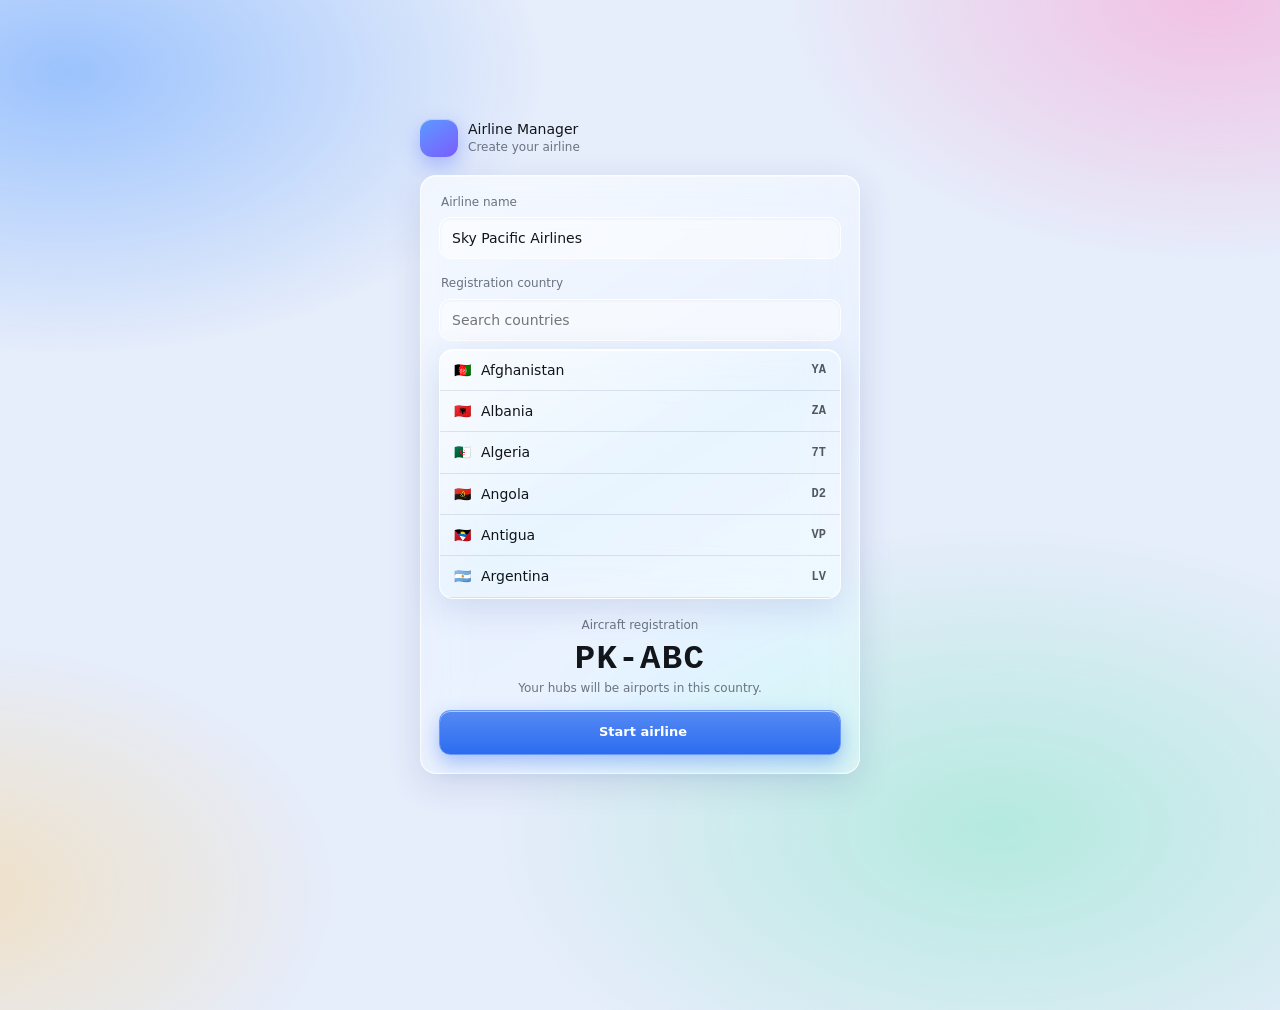
<file: index.html>
<!DOCTYPE html>
<html lang="en">
<head>
<meta charset="UTF-8">
<meta name="viewport" content="width=device-width, initial-scale=1, viewport-fit=cover">
<title>Airline Manager</title>
<link rel="stylesheet" href="https://cdn-uicons.flaticon.com/2.6.0/uicons-regular-rounded/css/uicons-regular-rounded.css">
<link rel="stylesheet" href="https://cdn-uicons.flaticon.com/2.6.0/uicons-solid-rounded/css/uicons-solid-rounded.css">
<script>
/* Appearance settings (theme + style), shared by index.html and game.html */
(function(){var K='airline-manager-settings',d=document.documentElement,m=matchMedia('(prefers-color-scheme: dark)'),D={theme:'auto',style:'liquid'};
function get(){try{return Object.assign({},D,JSON.parse(localStorage.getItem(K)||'{}'))}catch(e){return Object.assign({},D)}}
function apply(){var s=get();d.dataset.theme=s.theme==='auto'?(m.matches?'dark':'light'):s.theme;d.dataset.style=s.style==='minimal'?'minimal':'liquid'}
window.AMS={get:get,set:function(k,v){var s=get();s[k]=v;try{localStorage.setItem(K,JSON.stringify(s))}catch(e){}apply()}};
if(m.addEventListener)m.addEventListener('change',apply);apply()})();
</script>
<link rel="stylesheet" href="style.css">
</head>
<body>
<div class="wrap"><div class="box">
  <div class="brand" style="margin-bottom:18px"><div class="logo"><i class="fi fi-sr-plane-departure"></i></div><div><div class="name">Airline Manager</div><div class="s" style="margin:0">Create your airline</div></div></div>
  <div id="cont"></div>
  <div class="card" style="padding:18px">
    <label class="s" for="nm" style="margin-top:0">Airline name</label>
    <input type="text" id="nm" maxlength="30" value="Sky Pacific Airlines" autocomplete="off">
    <label class="s" for="cq">Registration country</label>
    <input type="text" id="cq" placeholder="Search countries" autocomplete="off">
    <div class="clist" id="cl" role="listbox" aria-label="Countries"></div>
    <div class="s" style="text-align:center;margin-top:18px">Aircraft registration</div>
    <div class="reg" id="reg">—</div>
    <div class="s" style="text-align:center" id="hint">Your hubs will be airports in this country.</div>
    <div class="acts"><button class="btn p" id="go" style="padding:12px" disabled><i class="fi fi-sr-plane-departure bi"></i>Start airline</button></div>
  </div>
</div></div>
<script>
const SAVE_KEY='airline-manager-save-v7';
const $=s=>document.querySelector(s);
const esc=s=>String(s).replace(/[&<>"]/g,c=>({'&':'&amp;','<':'&lt;','>':'&gt;','"':'&quot;'}[c]));
const flag=iso=>String.fromCodePoint(...[...iso].map(c=>127397+c.charCodeAt(0)));
let C=[],sel=null;

function sample(c){return c.prefix==='N'?'N101':c.prefix==='CCCP'?'CCCP-65001':c.prefix+'-ABC'}
function draw(){
  const q=$('#cq').value.toLowerCase().trim();
  const list=C.filter(c=>!q||c.name.toLowerCase().includes(q)||c.prefix.toLowerCase().includes(q));
  $('#cl').innerHTML=list.length?list.map(c=>`<button class="crow ${sel&&sel.iso===c.iso?'on':''}" data-i="${c.iso}" role="option"><span>${c.flag}</span><span>${esc(c.name)}</span><span class="pf">${c.prefix}</span></button>`).join(''):'<div class="empty" style="padding:24px">No country found</div>';
  $('#reg').textContent=sel?sample(sel):'—';
  $('#go').disabled=!sel;
}
$('#cl').addEventListener('click',e=>{const b=e.target.closest('.crow');if(!b)return;sel=C.find(c=>c.iso===b.dataset.i);draw()});
$('#cq').addEventListener('input',draw);

$('#go').onclick=()=>{
  const name=$('#nm').value.trim()||'Sky Pacific Airlines';
  const start=()=>{try{localStorage.setItem(SAVE_KEY,JSON.stringify({started:true,airlineName:name,homeCountry:sel.iso}))}catch(e){}location.href='game.html'};
  let has=false;try{has=!!JSON.parse(localStorage.getItem(SAVE_KEY)||'null')?.started}catch(e){}
  if(!has)return start();
  $('#dlg').innerHTML=`<h3>Replace saved airline?</h3><p>Starting a new airline deletes your current progress.</p><div class="acts"><button class="btn" onclick="document.getElementById('ov').classList.remove('show')"><i class="fi fi-rr-cross-small bi"></i>Cancel</button><button class="btn d" id="ok"><i class="fi fi-rr-refresh bi"></i>Replace</button></div>`;
  $('#ov').classList.add('show');$('#ok').onclick=start;
};

// Existing save → offer to continue
try{
  const d=JSON.parse(localStorage.getItem(SAVE_KEY)||'null');
  if(d&&d.started)$('#cont').innerHTML=`<a href="game.html" class="card row" style="text-decoration:none;color:inherit;cursor:pointer"><div><div class="s" style="margin:0">Continue</div><div class="t">${esc(d.airlineName)}</div></div><span class="btn p sm"><i class="fi fi-rr-play bi"></i>Play</span></a>`;
}catch(e){}

fetch('data/countries.json').then(r=>{if(!r.ok)throw 0;return r.json()}).catch(()=>fetch('countries.json').then(r=>{if(!r.ok)throw 0;return r.json()})).then(list=>{
  C=list.map(c=>({...c,flag:c.flag||flag(c.iso)})).sort((a,b)=>a.name.localeCompare(b.name));
  const me=C.find(c=>c.iso==='ID');sel=me;draw();
}).catch(()=>{$('#cl').innerHTML='<div class="empty" style="padding:24px">Could not load countries.json.<br>Put it in a <b>data</b> folder next to index.html and serve the folder over http.</div>'});
</script>
<div id="ov"><div class="dlg" id="dlg"></div></div>
</body>
</html>
</file>
<file: style.css>
*{box-sizing:border-box;margin:0;padding:0;-webkit-tap-highlight-color:transparent}
:root{color-scheme:light;--bg:#f2f3f5;--panel:#fff;--panel2:#f6f7f9;--ink:#12151a;--mute:#6b7280;--line:rgba(16,24,40,.1);--accent:#12151a;--on:#fff;--good:#16875a;--bad:#d4372c;--soft:rgba(16,24,40,.05)}
body{font:14px/1.45 ui-sans-serif,system-ui,-apple-system,"Segoe UI",Roboto,sans-serif;background:var(--bg);background-image:radial-gradient(70% 40% at 50% -5%,#fff,transparent 70%);background-attachment:fixed;color:var(--ink);padding-bottom:calc(110px + env(safe-area-inset-bottom));-webkit-font-smoothing:antialiased}
.app{max-width:640px;margin:0 auto;padding:16px}
.num{font-variant-numeric:tabular-nums}
header{display:flex;justify-content:space-between;align-items:center;padding:6px 0 12px}
.brand{display:flex;align-items:center;gap:10px;min-width:0}
.logo{width:38px;height:38px;border-radius:12px;background:var(--accent);color:var(--on);display:grid;place-items:center;font-size:18px;flex:none}
header .name{font-weight:650;font-size:15px;white-space:nowrap;overflow:hidden;text-overflow:ellipsis}
header .cash{font-size:22px;font-weight:700;letter-spacing:-.03em}
.stats{display:flex;gap:8px;padding-bottom:18px;flex-wrap:wrap}
.stats span{display:flex;align-items:center;gap:6px;background:var(--panel);border:1px solid var(--line);border-radius:99px;padding:5px 12px;font-size:12px;font-weight:600;font-variant-numeric:tabular-nums}
.stats i{color:var(--mute);font-size:13px;display:flex}
h2{font-size:12px;font-weight:600;color:var(--mute);margin:20px 2px 8px}
.card{background:var(--panel);border:1px solid var(--line);border-radius:16px;padding:14px 16px;margin-bottom:8px;box-shadow:0 1px 2px rgba(16,24,40,.04)}
.hero{background:linear-gradient(135deg,var(--soft),transparent 60%),var(--panel);padding:20px 18px}
.big{font-size:40px;font-weight:700;letter-spacing:-.04em;margin:2px 0 14px;line-height:1.1}
.row{display:flex;justify-content:space-between;align-items:center;gap:10px}
.row>div:first-child{min-width:0}
.t{font-weight:600}.s{color:var(--mute);font-size:12px;margin-top:2px}
.s i{display:inline-flex;vertical-align:-1px}
.good{color:var(--good)}.bad{color:var(--bad)}
.tag{font:600 12px ui-monospace,Menlo,Consolas,monospace;background:var(--soft);border:1px solid var(--line);padding:1px 6px;border-radius:6px}
.pill{font-size:11px;font-weight:600;padding:3px 10px;border-radius:99px;background:var(--soft);color:var(--mute);white-space:nowrap}
.pill.on{background:rgba(22,135,90,.12);color:var(--good)}
.btn{border:1px solid var(--line);background:var(--panel);color:var(--ink);font:inherit;font-weight:600;font-size:13px;padding:9px 14px;border-radius:11px;cursor:pointer;white-space:nowrap;transition:transform .1s,background .15s;box-shadow:0 1px 1px rgba(16,24,40,.04)}
.btn:hover:not(:disabled){background:var(--panel2)}
.btn:active{transform:scale(.97)}
.btn:disabled{opacity:.4;cursor:not-allowed}
.btn.p{background:var(--accent);color:var(--on);border-color:var(--accent)}
.btn.p:hover:not(:disabled){background:#2b313b}
.btn.d{color:var(--bad)}
.btn.sm{padding:6px 12px;font-size:12px}
.acts{display:flex;gap:6px;margin-top:12px;flex-wrap:wrap}
.acts .btn{flex:1}
.seg{display:flex;gap:2px;background:var(--soft);padding:4px;border-radius:14px;margin-bottom:12px}
.seg button{flex:1;border:0;background:none;color:var(--mute);font:inherit;font-weight:600;font-size:13px;padding:8px;border-radius:10px;cursor:pointer}
.seg button.on{background:var(--panel);color:var(--ink);box-shadow:0 1px 3px rgba(16,24,40,.12)}
input[type=text],input[type=number],input[type=time],select{width:100%;font:inherit;color:var(--ink);background:var(--panel);border:1px solid var(--line);border-radius:12px;padding:10px 12px;outline:none}
input:focus,select:focus{border-color:var(--accent)}
.btn:focus-visible,button:focus-visible{outline:2px solid var(--accent);outline-offset:2px}
input[type=range]{width:100%;accent-color:var(--accent);margin:10px 0 4px}
input[type=time]{width:auto;padding:6px 8px}
.mt{display:flex;gap:4px;overflow-x:auto;margin:0 -16px 14px;padding:0 16px;scrollbar-width:none;border-bottom:1px solid var(--line)}
.mt::-webkit-scrollbar{display:none}
.mt button{flex:none;border:0;background:none;color:var(--mute);font:inherit;font-weight:700;font-size:13px;padding:11px 12px;cursor:pointer;border-bottom:2px solid transparent;margin-bottom:-1px;white-space:nowrap}
.mt button.on{color:var(--ink);border-color:var(--accent)}
.mk{display:flex;align-items:baseline;gap:8px;margin:26px 2px 10px;font-weight:700;font-size:16px}
.mk small{color:var(--mute);font-weight:500;font-size:12px}
.mk::after{content:"";flex:1;border-top:1px solid var(--line);align-self:center}
.mk:first-child{margin-top:6px}
.fam{background:var(--panel);border:1px solid var(--line);border-radius:16px;margin-bottom:8px;overflow:hidden;box-shadow:0 1px 2px rgba(16,24,40,.04)}
.fam>.row{padding:12px 14px;cursor:pointer}
.fam .body{display:none;padding:10px 10px 2px;border-top:1px solid var(--line);background:var(--panel2)}
.fam.open .body{display:block}
.fam.open .chev{transform:rotate(180deg)}
.chev{color:var(--mute);transition:transform .15s;display:flex}
.ic{width:36px;height:36px;border-radius:11px;background:var(--soft);display:grid;place-items:center;font-size:16px;margin-right:12px;flex:none}
.tiles{display:grid;grid-template-columns:repeat(3,1fr);gap:8px;margin-top:14px}
.tiles div{background:var(--soft);border-radius:12px;padding:10px 12px}
.tiles b{display:block;font-size:15px}
.step{display:flex;align-items:center;gap:6px}
.step b{min-width:44px;text-align:center;font-variant-numeric:tabular-nums}
.chips{display:flex;flex-wrap:wrap;gap:6px;margin-top:10px}
.chip{border:1px solid var(--line);background:var(--panel);color:var(--ink);font:inherit;font-size:12px;font-weight:600;padding:7px 11px;border-radius:10px;cursor:pointer;text-align:left}
.chip small{display:block;color:var(--mute);font-weight:500;font-size:10px}
.chip.on{background:var(--accent);color:var(--on);border-color:var(--accent)}
.chip.on small{color:rgba(255,255,255,.7)}
.rl{display:flex;align-items:center;gap:14px}
.rl b{font-size:24px;letter-spacing:.02em;display:block;line-height:1}
.rl span{font-size:11px;color:var(--mute)}
.ln{flex:1;position:relative;height:1px;background:repeating-linear-gradient(90deg,var(--mute) 0 4px,transparent 4px 9px)}
.ln i{position:absolute;top:-3px;width:7px;height:7px;border-radius:50%;background:var(--accent);transform:translateX(-50%)}
.bar{height:5px;border-radius:3px;background:var(--soft);overflow:hidden;margin-top:6px}
.bar i{display:block;height:100%;background:var(--accent);border-radius:3px}
.gate{display:flex;justify-content:space-between;align-items:center;gap:8px;padding:9px 0;border-top:1px solid var(--line)}
.gate:first-of-type{border-top:0}
.gn{width:24px;height:24px;border-radius:7px;background:var(--soft);color:var(--mute);font-size:11px;font-weight:700;display:inline-flex;align-items:center;justify-content:center;margin-right:8px}
.gate.occ .gn{background:var(--accent);color:var(--on)}
.empty{text-align:center;color:var(--mute);padding:44px 16px}
.empty i{display:block;font-size:30px;opacity:.4;margin-bottom:10px}
.dys{display:flex;gap:4px;margin-top:10px}
.dy{flex:1;height:32px;border-radius:9px;border:1px solid var(--line);background:var(--panel);color:var(--mute);font:600 11px inherit;font-family:inherit;cursor:pointer}
.dy.on{background:var(--accent);color:var(--on);border-color:var(--accent)}
/* schedule */
.tl{position:relative;height:24px;background:var(--soft);border-radius:8px;overflow:hidden;margin-top:12px}
.tl i{position:absolute;top:0;bottom:0;background:var(--c)}
.tl i.ret{background:color-mix(in srgb,var(--c) 65%,#fff)}
.tl i.turn{background:color-mix(in srgb,var(--c) 18%,transparent);background-image:repeating-linear-gradient(135deg,color-mix(in srgb,var(--c) 45%,transparent) 0 3px,transparent 3px 7px)}
.tlh{display:flex;justify-content:space-between;font-size:9px;color:var(--mute);margin-top:3px}
.lg{display:flex;gap:14px;font-size:11px;color:var(--mute);margin:4px 2px 0;flex-wrap:wrap}
.lg i{display:inline-block;width:10px;height:10px;border-radius:3px;background:var(--ink);margin-right:5px;vertical-align:-1px}
.lg i.t{background:repeating-linear-gradient(135deg,var(--mute) 0 2px,transparent 2px 5px);border:1px solid var(--line)}
.lg i.r{background:#9aa1ad}
.sgh{display:grid;grid-template-columns:30px repeat(7,1fr);gap:3px;font-size:10px;font-weight:600;color:var(--mute);text-align:center;margin-top:14px}
.sgh .today{color:var(--ink)}
.sg{display:grid;grid-template-columns:30px repeat(7,1fr);gap:3px;height:720px;margin-top:4px}
.sg .hr{position:relative;font-size:9px;color:var(--mute)}
.sg .hr span{position:absolute;right:4px;transform:translateY(-50%)}
.sg .col{position:relative;background-color:var(--panel);background-image:linear-gradient(var(--line) 1px,transparent 1px);background-size:100% 8.3333%;border:1px solid var(--line);border-radius:8px;overflow:hidden}
.sg .blk{position:absolute;left:2px;right:2px;border-radius:5px;overflow:hidden;color:#fff;font-size:8.5px;font-weight:700;line-height:1.15;display:flex;flex-direction:column;align-items:center;justify-content:center;text-align:center}
.sg .blk small{font-weight:500;opacity:.85;font-size:8px}
.sg .blk.out{background:var(--c)}
.sg .blk.ret{background:color-mix(in srgb,var(--c) 65%,#fff)}
.sg .blk.turn{background:color-mix(in srgb,var(--c) 18%,transparent);background-image:repeating-linear-gradient(135deg,color-mix(in srgb,var(--c) 45%,transparent) 0 3px,transparent 3px 7px)}
.sg .now{position:absolute;left:0;right:0;height:2px;background:var(--bad);z-index:2}
nav{position:fixed;left:50%;transform:translateX(-50%);bottom:calc(14px + env(safe-area-inset-bottom));width:calc(100% - 28px);max-width:420px;display:grid;grid-template-columns:repeat(5,1fr);gap:2px;padding:6px;background:rgba(255,255,255,.8);backdrop-filter:blur(22px) saturate(1.5);-webkit-backdrop-filter:blur(22px) saturate(1.5);border:1px solid var(--line);border-radius:26px;box-shadow:0 10px 30px rgba(16,24,40,.16);z-index:20}
nav button{border:0;background:none;color:var(--mute);font:inherit;font-size:10px;font-weight:600;padding:9px 0 8px;border-radius:20px;cursor:pointer;display:flex;flex-direction:column;align-items:center;gap:3px;transition:background .2s,color .2s}
nav button i{font-size:18px;display:flex}
nav button.on{background:var(--accent);color:var(--on)}
#ov{position:fixed;inset:0;background:rgba(16,24,40,.45);backdrop-filter:blur(4px);-webkit-backdrop-filter:blur(4px);display:none;align-items:center;justify-content:center;padding:16px;z-index:50}
#ov.show{display:flex}
.dlg{background:var(--panel);border:1px solid var(--line);border-radius:22px;padding:22px;width:100%;max-width:400px;max-height:88vh;overflow-y:auto;animation:pop .2s;box-shadow:0 20px 60px rgba(16,24,40,.25)}
@keyframes pop{from{opacity:0;transform:scale(.96)}}
.dlg h3{font-size:17px;margin-bottom:6px}
.dlg p{color:var(--mute);white-space:pre-line;margin-bottom:14px}
.dlg .acts{margin-top:16px}
.qty{display:flex;gap:6px;margin:10px 0}
.qty input{text-align:center;flex:1}
.qty .btn{min-width:42px}
.pick{display:block;width:100%;text-align:left;margin-bottom:6px}
.wrap{min-height:100vh;display:flex;align-items:center;justify-content:center;padding:20px}
.wrap .box{width:100%;max-width:440px}
.clist{max-height:250px;overflow-y:auto;margin-top:8px;border:1px solid var(--line);border-radius:14px;background:var(--panel)}
.crow{display:flex;align-items:center;gap:10px;width:100%;border:0;border-bottom:1px solid var(--line);background:none;color:var(--ink);font:inherit;padding:10px 14px;cursor:pointer;text-align:left}
.crow:last-child{border-bottom:0}
.crow:hover{background:var(--soft)}
.crow.on{background:var(--accent);color:var(--on)}
.crow .pf{margin-left:auto;font:600 12px ui-monospace,Menlo,monospace;opacity:.7}
.reg{font:700 34px ui-monospace,Menlo,Consolas,monospace;letter-spacing:.04em;text-align:center;margin:6px 0 2px}
label.s{display:block;margin:16px 2px 6px}
@media(prefers-reduced-motion:reduce){*{animation:none!important;transition:none!important}}
.fg{display:grid;grid-template-columns:repeat(2,1fr);gap:10px}
.fg label{display:block}.fg input{margin-top:4px}.fg small{display:block;margin-top:3px;font-size:11px}
.tp{display:flex;align-items:center;gap:6px;flex-wrap:wrap;margin-top:12px}
.tpv{display:flex;align-items:center;gap:4px;border:1px solid var(--accent);border-radius:12px;padding:3px 10px;background:var(--panel)}
.tpv input{width:44px;border:0;padding:4px 0;text-align:center;font-size:20px;font-weight:700;background:none;border-radius:0;-moz-appearance:textfield}
.tpv input::-webkit-outer-spin-button,.tpv input::-webkit-inner-spin-button{-webkit-appearance:none;margin:0}
.tpv b{font-size:20px}
.wk{margin-top:12px;touch-action:pan-y;user-select:none;-webkit-user-select:none}
.wk .r{display:flex;align-items:center;gap:6px;margin-bottom:5px}
.wk .lab{width:28px;flex:none;font-size:11px;font-weight:600;color:var(--mute)}
.wk .hh{position:relative;flex:1;height:14px;font-size:9px;color:var(--mute)}
.wk .hh span{position:absolute;transform:translateX(-50%)}
.wk .trk{position:relative;flex:1;height:26px;background-color:var(--panel);background-image:linear-gradient(90deg,var(--line) 1px,transparent 1px);background-size:25% 100%;border:1px solid var(--line);border-radius:7px;overflow:hidden;cursor:ew-resize}
.wk .b{position:absolute;top:3px;bottom:3px;border-radius:5px}
.wk .b.g{background:#c7ccd6;cursor:pointer}.wk .b.g.t{background:#e5e8ed}.wk .b.g.r{background:#d7dbe2}
.wk .b.c.o{background:#2f6fe8}.wk .b.c.t{background:#bcd0f8}.wk .b.c.r{background:#7ea5f0}
.err{color:var(--bad);font-size:12px;margin-top:8px}
/* custom scrollbars */
*{scrollbar-width:thin;scrollbar-color:rgba(16,24,40,.28) transparent}
::-webkit-scrollbar{width:10px;height:10px}
::-webkit-scrollbar-track{background:transparent}
::-webkit-scrollbar-thumb{background:rgba(16,24,40,.22);border-radius:99px;border:3px solid transparent;background-clip:content-box}
::-webkit-scrollbar-thumb:hover{background:rgba(16,24,40,.4);background-clip:content-box;border:3px solid transparent}
/* custom dropdown */
.dd{position:relative}
.ddb{width:100%;display:flex;align-items:center;justify-content:space-between;gap:8px;font:inherit;font-weight:600;font-size:13px;color:var(--ink);background:var(--panel);border:1px solid var(--line);border-radius:12px;padding:10px 12px;cursor:pointer;text-align:left;box-shadow:0 1px 1px rgba(16,24,40,.04)}
.ddb span{overflow:hidden;text-overflow:ellipsis;white-space:nowrap}
.ddb i{display:flex;color:var(--mute);transition:transform .15s;flex:none}
.dd.open .ddb{border-color:var(--accent)}
.dd.open .ddb i{transform:rotate(180deg)}
.ddl{display:none;position:fixed;z-index:80;overflow-y:auto;background:var(--panel);border:1px solid var(--line);border-radius:14px;box-shadow:0 14px 40px rgba(16,24,40,.22);padding:5px}
.dd.open .ddl{display:block;animation:pop .12s}
.ddl button{display:block;width:100%;text-align:left;border:0;background:none;color:var(--ink);font:inherit;font-size:13px;padding:10px 11px;border-radius:9px;cursor:pointer}
.ddl button:hover{background:var(--soft)}
.ddl button.on{background:var(--accent);color:var(--on)}
/* selection, kebab menu */
.cb{width:22px;height:22px;border-radius:7px;border:1.5px solid var(--mute);background:var(--panel);flex:none;display:grid;place-items:center;font-size:13px;font-weight:700;color:var(--on)}
.cb.on{background:var(--accent);border-color:var(--accent)}
.cb.on::after{content:"✓"}
.selc{cursor:pointer}
.selc.on{border-color:var(--accent);box-shadow:0 0 0 1px var(--accent)}
.selrow{display:flex;gap:12px;align-items:flex-start}
.kbtn{border:0;background:var(--soft);color:var(--ink);width:32px;height:32px;border-radius:10px;font-size:18px;line-height:1;cursor:pointer;flex:none}
.kbtn:hover{background:var(--line)}
.ddl button.dn{color:var(--bad)}

/* ======================================================================
   THEMES (data-theme = light | dark) & STYLES (data-style = liquid | minimal)
   Set on <html> by the tiny script in <head>; stored in localStorage.
   ====================================================================== */
:root{--edge:var(--line)}
html[data-theme=dark]{color-scheme:dark;--bg:#0a0c11;--panel:#161a22;--panel2:#1d222c;--ink:#eef0f4;--mute:#9aa2b1;--line:rgba(255,255,255,.1);--edge:rgba(255,255,255,.1);--accent:#f1f3f6;--on:#10131a;--good:#3ecf8e;--bad:#ff6f61;--soft:rgba(255,255,255,.07)}
html[data-theme=dark] body{background-image:radial-gradient(70% 40% at 50% -5%,#1a2030,transparent 70%)}
html[data-theme=dark] nav{background:rgba(22,26,34,.8);box-shadow:0 10px 30px rgba(0,0,0,.5)}
html[data-theme=dark] .btn.p:hover:not(:disabled){background:#fff}
html[data-theme=dark] .chip.on small{color:rgba(16,19,26,.65)}
html[data-theme=dark] .wk .b.g{background:#3a414d}
html[data-theme=dark] .wk .b.g.t{background:#2a303a}
html[data-theme=dark] .wk .b.g.r{background:#323945}
html[data-theme=dark] .wk .b.c.o{background:#4a8bff}
html[data-theme=dark] .wk .b.c.t{background:#2b4a85}
html[data-theme=dark] .wk .b.c.r{background:#3d6bc4}
html[data-theme=dark] *{scrollbar-color:rgba(255,255,255,.28) transparent}
html[data-theme=dark] ::-webkit-scrollbar-thumb{background:rgba(255,255,255,.22);background-clip:content-box}

/* ---------- Liquid glass ---------- */
html[data-style=liquid]{--accent:#2b6cf0;--on:#fff;--bg:#e6edfb;--panel:rgba(255,255,255,.52);--panel2:rgba(255,255,255,.36);--soft:rgba(40,60,110,.07);--line:rgba(40,60,110,.12);--edge:rgba(255,255,255,.8)}
html[data-style=liquid][data-theme=dark]{--accent:#6b9bff;--on:#07101f;--bg:#070a12;--panel:rgba(28,34,48,.5);--panel2:rgba(40,48,66,.42);--soft:rgba(255,255,255,.08);--line:rgba(255,255,255,.1);--edge:rgba(255,255,255,.2)}
html[data-style=liquid] body{background-image:none}
html[data-style=liquid] body::before{content:"";position:fixed;inset:-20%;z-index:-1;pointer-events:none;
  background:radial-gradient(38% 32% at 18% 20%,rgba(94,160,255,.55),transparent 70%),radial-gradient(34% 30% at 82% 14%,rgba(255,140,200,.45),transparent 70%),radial-gradient(40% 34% at 70% 80%,rgba(120,230,190,.45),transparent 70%),radial-gradient(30% 28% at 12% 85%,rgba(255,206,120,.4),transparent 70%);
  animation:drift 24s ease-in-out infinite alternate;will-change:transform}
html[data-style=liquid][data-theme=dark] body::before{background:radial-gradient(38% 32% at 18% 20%,rgba(60,100,255,.38),transparent 70%),radial-gradient(34% 30% at 82% 14%,rgba(160,70,255,.3),transparent 70%),radial-gradient(40% 34% at 70% 80%,rgba(0,200,170,.22),transparent 70%),radial-gradient(30% 28% at 12% 85%,rgba(255,100,150,.2),transparent 70%)}
@keyframes drift{0%{transform:translate3d(0,0,0) scale(1)}50%{transform:translate3d(3%,-2%,0) scale(1.06) rotate(3deg)}100%{transform:translate3d(-3%,3%,0) scale(1.1) rotate(-3deg)}}

/* Blur lives on a pseudo-element for cards/panels: a real backdrop-filter on the card
   would trap position:fixed dropdowns inside it. */
html[data-style=liquid] :is(.card,.fam){position:relative;isolation:isolate}
html[data-style=liquid] :is(.card,.fam)::before{content:"";position:absolute;inset:0;z-index:-1;border-radius:inherit;pointer-events:none;-webkit-backdrop-filter:blur(22px) saturate(1.7);backdrop-filter:blur(22px) saturate(1.7)}
html[data-style=liquid] :is(.stats span,.seg,.clist){-webkit-backdrop-filter:blur(22px) saturate(1.7);backdrop-filter:blur(22px) saturate(1.7)}
html[data-style=liquid] :is(.card,.fam,.stats span,.clist){background:linear-gradient(150deg,rgba(255,255,255,.64),rgba(255,255,255,.22) 50%,rgba(255,255,255,.42));box-shadow:inset 0 1px 0 rgba(255,255,255,.95),inset 0 -1px 0 rgba(255,255,255,.25),0 10px 34px rgba(50,70,140,.14)}
html[data-style=liquid][data-theme=dark] :is(.card,.fam,.stats span,.clist){background:linear-gradient(150deg,rgba(255,255,255,.14),rgba(255,255,255,.04) 50%,rgba(255,255,255,.09));box-shadow:inset 0 1px 0 rgba(255,255,255,.22),inset 0 -1px 0 rgba(255,255,255,.04),0 10px 34px rgba(0,0,0,.35)}
html[data-style=liquid] :is(.card,.fam,.stats span,.tiles div,.seg,.clist,.dlg,.tpv,.ddb,input[type=text],input[type=number],input[type=time],select,.btn:not(.p),.chip:not(.on),.dy:not(.on),.kbtn,.cb:not(.on)){border-color:var(--edge)}
html[data-style=liquid] .dlg{background:linear-gradient(150deg,rgba(255,255,255,.86),rgba(255,255,255,.7));box-shadow:inset 0 1px 0 #fff,0 30px 80px rgba(30,50,120,.28)}
html[data-style=liquid][data-theme=dark] .dlg{background:linear-gradient(150deg,rgba(40,48,68,.88),rgba(24,29,42,.84));box-shadow:inset 0 1px 0 rgba(255,255,255,.2),0 30px 80px rgba(0,0,0,.6)}
html[data-style=liquid] .ddl{background:rgba(255,255,255,.82);-webkit-backdrop-filter:blur(24px) saturate(1.8);backdrop-filter:blur(24px) saturate(1.8);border-color:var(--edge);box-shadow:inset 0 1px 0 #fff,0 16px 44px rgba(30,50,120,.25)}
html[data-style=liquid][data-theme=dark] .ddl{background:rgba(30,36,52,.84);box-shadow:inset 0 1px 0 rgba(255,255,255,.18),0 16px 44px rgba(0,0,0,.55)}
html[data-style=liquid] .btn:not(.p){background:linear-gradient(180deg,rgba(255,255,255,.72),rgba(255,255,255,.34));box-shadow:inset 0 1px 0 rgba(255,255,255,.95),0 2px 8px rgba(40,60,120,.1)}
html[data-style=liquid][data-theme=dark] .btn:not(.p){background:linear-gradient(180deg,rgba(255,255,255,.16),rgba(255,255,255,.06));box-shadow:inset 0 1px 0 rgba(255,255,255,.22),0 2px 8px rgba(0,0,0,.3)}
html[data-style=liquid] .btn.p,html[data-style=liquid] .btn.p:hover:not(:disabled){background:linear-gradient(180deg,color-mix(in srgb,var(--accent) 80%,#fff),var(--accent));border-color:color-mix(in srgb,var(--accent) 70%,#fff);box-shadow:inset 0 1px 0 rgba(255,255,255,.55),0 8px 20px color-mix(in srgb,var(--accent) 38%,transparent)}
html[data-style=liquid] .btn.p:hover:not(:disabled){filter:brightness(1.07)}
html[data-style=liquid] .btn:hover:not(:disabled){transform:translateY(-1px)}
html[data-style=liquid] .btn:active:not(:disabled){transform:scale(.96)}
html[data-style=liquid] .btn.d{color:var(--bad)}
html[data-style=liquid] :is(input[type=text],input[type=number],input[type=time],select,.ddb){background:rgba(255,255,255,.5);box-shadow:inset 0 1px 2px rgba(40,60,120,.08),inset 0 1px 0 rgba(255,255,255,.8)}
html[data-style=liquid][data-theme=dark] :is(input[type=text],input[type=number],input[type=time],select,.ddb){background:rgba(255,255,255,.07);box-shadow:inset 0 1px 2px rgba(0,0,0,.3)}
html[data-style=liquid] input:focus,html[data-style=liquid] select:focus{box-shadow:0 0 0 4px color-mix(in srgb,var(--accent) 22%,transparent);border-color:var(--accent)}
html[data-style=liquid] .seg{background:rgba(255,255,255,.3);box-shadow:inset 0 1px 2px rgba(40,60,120,.1)}
html[data-style=liquid][data-theme=dark] .seg{background:rgba(255,255,255,.06)}
html[data-style=liquid] .seg button.on{background:linear-gradient(180deg,rgba(255,255,255,.95),rgba(255,255,255,.65));color:var(--ink);box-shadow:inset 0 1px 0 #fff,0 3px 10px rgba(40,60,120,.18)}
html[data-style=liquid][data-theme=dark] .seg button.on{background:linear-gradient(180deg,rgba(255,255,255,.26),rgba(255,255,255,.12));box-shadow:inset 0 1px 0 rgba(255,255,255,.3),0 3px 10px rgba(0,0,0,.35)}
html[data-style=liquid] .logo{background:linear-gradient(145deg,#5b9bff,#7c5cff);color:#fff;box-shadow:inset 0 1px 0 rgba(255,255,255,.55),0 8px 20px rgba(90,110,255,.4)}
html[data-style=liquid] .logo i{animation:fly 6s ease-in-out infinite}
@keyframes fly{0%,100%{transform:translate(0,0) rotate(0)}50%{transform:translate(2px,-2px) rotate(-8deg)}}
html[data-style=liquid] .hero{background:linear-gradient(135deg,color-mix(in srgb,var(--accent) 16%,transparent),rgba(255,255,255,.2) 60%)}
html[data-style=liquid] .crow.on{background:linear-gradient(180deg,color-mix(in srgb,var(--accent) 80%,#fff),var(--accent))}
html[data-style=liquid] .chip.on,html[data-style=liquid] .dy.on{box-shadow:inset 0 1px 0 rgba(255,255,255,.5),0 4px 12px color-mix(in srgb,var(--accent) 35%,transparent)}
html[data-style=liquid] #ov{background:rgba(20,30,70,.28);-webkit-backdrop-filter:blur(10px) saturate(1.3);backdrop-filter:blur(10px) saturate(1.3)}

/* ---------- Bottom bar: sliding indicator (both styles) ---------- */
nav{display:grid;grid-template-columns:repeat(var(--n,6),1fr);gap:0;max-width:460px}
nav::before{content:"";position:absolute;top:6px;bottom:6px;left:6px;width:calc((100% - 12px)/var(--n,6));border-radius:20px;background:var(--accent);transform:translateX(calc(var(--i,0)*100%));transition:transform .5s cubic-bezier(.34,1.35,.5,1),background .3s;z-index:0}
nav button{position:relative;z-index:1}
nav button.on{background:none;color:var(--on)}
nav button:active{transform:scale(.92)}
nav button i{transition:transform .35s cubic-bezier(.34,1.5,.5,1)}
nav button.on i{transform:translateY(-1px) scale(1.12)}
html[data-style=liquid] nav{border-radius:30px;background:linear-gradient(150deg,rgba(255,255,255,.66),rgba(255,255,255,.28));-webkit-backdrop-filter:blur(28px) saturate(1.9);backdrop-filter:blur(28px) saturate(1.9);border-color:var(--edge);box-shadow:inset 0 1px 0 rgba(255,255,255,.95),0 14px 40px rgba(40,70,160,.22)}
html[data-style=liquid][data-theme=dark] nav{background:linear-gradient(150deg,rgba(255,255,255,.16),rgba(255,255,255,.05));box-shadow:inset 0 1px 0 rgba(255,255,255,.22),0 14px 40px rgba(0,0,0,.5)}
html[data-style=liquid] nav::before{border-radius:24px;background:linear-gradient(160deg,rgba(255,255,255,.98),rgba(255,255,255,.6));box-shadow:inset 0 1px 0 #fff,0 4px 14px rgba(40,70,160,.25)}
html[data-style=liquid][data-theme=dark] nav::before{background:linear-gradient(160deg,rgba(255,255,255,.3),rgba(255,255,255,.12));box-shadow:inset 0 1px 0 rgba(255,255,255,.4),0 4px 14px rgba(0,0,0,.4)}
html[data-style=liquid] nav button.on{color:var(--accent)}

/* ---------- Motion ---------- */
@keyframes rise{from{opacity:0;transform:translateY(16px) scale(.985)}}
@keyframes riseL{from{opacity:0;transform:translateY(24px) scale(.97);filter:blur(8px)}}
@keyframes pop{from{opacity:0;transform:translateY(8px) scale(.95)}}
@keyframes fadeIn{from{opacity:0}}
@keyframes navIn{from{transform:translate(-50%,46px) scale(.9);opacity:0}}
/* "backwards" fill: nothing is left on the element afterwards, so fixed dropdowns keep working */
.rise{animation:rise .5s cubic-bezier(.2,.8,.2,1) backwards}
html[data-style=liquid] .rise{animation-name:riseL;animation-duration:.65s}
header,.stats{animation:rise .6s cubic-bezier(.2,.8,.2,1) backwards}
.stats{animation-delay:.08s}
nav{animation:navIn .8s cubic-bezier(.2,.9,.3,1.15) .15s backwards}
#ov.show{animation:fadeIn .25s ease-out}
.dlg{animation:pop .38s cubic-bezier(.34,1.45,.5,1)}
.btn,.chip,.dy,.crow,.kbtn{transition:transform .18s cubic-bezier(.34,1.5,.5,1),background .2s,box-shadow .2s,filter .2s}
.crow:active,.chip:active,.dy:active{transform:scale(.96)}
.bar i{transition:width .8s cubic-bezier(.2,.8,.2,1)}
.wrap .box>*{animation:rise .6s cubic-bezier(.2,.8,.2,1) backwards}
.wrap .box>*:nth-child(2){animation-delay:.06s}.wrap .box>*:nth-child(3){animation-delay:.12s}.wrap .box>*:nth-child(4){animation-delay:.18s}
html[data-style=liquid] .wrap .box>*{animation-name:riseL;animation-duration:.7s}

/* ---------- Settings page ---------- */
.stylepick{display:grid;grid-template-columns:1fr 1fr;gap:10px;margin-top:12px}
.sp{border:1.5px solid var(--line);background:var(--panel2);color:var(--ink);font:inherit;font-weight:600;font-size:13px;border-radius:16px;padding:10px;cursor:pointer;text-align:left;transition:transform .25s cubic-bezier(.34,1.5,.5,1),border-color .2s,box-shadow .2s}
.sp:active{transform:scale(.96)}
.sp.on{border-color:var(--accent);box-shadow:0 0 0 3px color-mix(in srgb,var(--accent) 22%,transparent)}
.sp small{display:block;color:var(--mute);font-weight:500;font-size:11px;margin-top:2px}
.pv{height:62px;border-radius:11px;margin-bottom:9px;position:relative;overflow:hidden}
.pv.lq{background:linear-gradient(135deg,#7fb2ff,#c79bff 50%,#ffb3d1)}
.pv.lq::after{content:"";position:absolute;left:12%;right:12%;top:22%;bottom:22%;border-radius:10px;background:linear-gradient(150deg,rgba(255,255,255,.75),rgba(255,255,255,.25));border:1px solid rgba(255,255,255,.8);box-shadow:inset 0 1px 0 #fff}
.pv.mn{background:#eceef2;border:1px solid rgba(16,24,40,.1)}
.pv.mn::after{content:"";position:absolute;left:12%;right:12%;top:22%;bottom:22%;border-radius:8px;background:#fff;border:1px solid rgba(16,24,40,.12)}
html[data-theme=dark] .pv.mn{background:#0f1218;border-color:rgba(255,255,255,.1)}
html[data-theme=dark] .pv.mn::after{background:#1a1f28;border-color:rgba(255,255,255,.12)}
.kv{display:flex;justify-content:space-between;gap:12px;padding:9px 0;border-top:1px solid var(--line);font-size:13px}
.kv:first-of-type{border-top:0}.kv span:first-child{color:var(--mute)}

/* ---------- Segmented control: sliding pill ---------- */
.seg{position:relative;gap:0}
.seg .segp{position:absolute;top:4px;bottom:4px;left:4px;width:calc((100% - 8px)/var(--n,2));border-radius:10px;background:var(--panel);box-shadow:0 1px 3px rgba(16,24,40,.12);transform:translateX(calc(var(--i,0)*100%));transition:transform .5s cubic-bezier(.34,1.35,.5,1);pointer-events:none}
.seg button{position:relative;z-index:1;transition:color .25s}
.seg button.on{background:none;box-shadow:none}
html[data-style=liquid] .seg .segp{border-radius:12px;background:linear-gradient(180deg,rgba(255,255,255,.95),rgba(255,255,255,.65));box-shadow:inset 0 1px 0 #fff,0 3px 10px rgba(40,60,120,.18)}
html[data-style=liquid][data-theme=dark] .seg .segp{background:linear-gradient(180deg,rgba(255,255,255,.26),rgba(255,255,255,.12));box-shadow:inset 0 1px 0 rgba(255,255,255,.3),0 3px 10px rgba(0,0,0,.35)}
html[data-style=liquid] .seg button.on,html[data-style=liquid][data-theme=dark] .seg button.on{background:none;box-shadow:none}

/* ---------- Dropdown fix: lift the card that owns an open dropdown above its siblings ---------- */
html[data-style=liquid] :is(.card,.fam):has(.dd.open){z-index:90}

/* ---------- Icons ---------- */
.bi{display:inline-flex;vertical-align:-2px;margin-right:6px;font-size:1.05em}
.btn.sm .bi{margin-right:4px}
h2 .bi,.s .bi{margin-right:6px;font-size:13px;opacity:.8}
.ddl button .bi{color:var(--mute)}

/* ---------- Dropdown search ---------- */
.dd.open .ddl.hs{display:flex;flex-direction:column;overflow:hidden}
.ddl .ddo{overflow-y:auto;min-height:0;flex:1}
.ddl .ddo button{display:block}
.ddl .dds{display:flex;align-items:center;gap:8px;padding:4px 10px 6px;margin:0 0 4px;border-bottom:1px solid var(--line);flex:none}
.ddl .dds i{display:flex;color:var(--mute)}
.ddl .dds input[type=text],.ddl .dds input[type=text]:focus{flex:1;width:auto;min-width:0;border:0;background:none;box-shadow:none;border-radius:0;padding:6px 0;font-size:13px;outline:none}
.ddl .dde{display:none;padding:14px;text-align:center;color:var(--mute);font-size:13px}

/* ---------- Wider dialog ---------- */
.dlg.wide{max-width:620px}

/* ---------- Pagination ---------- */
.pgs{scroll-margin-top:56px}
.pager{display:flex;align-items:center;justify-content:center;gap:6px;margin:14px 0 6px}
.pager .btn{min-width:40px;padding:8px 10px;font-size:15px;line-height:1}
.pager .pn{min-width:70px;text-align:center;font-weight:700;font-size:15px;font-variant-numeric:tabular-nums}
.pager .pn small{font-weight:500;color:var(--mute);font-size:12px}
</file>
